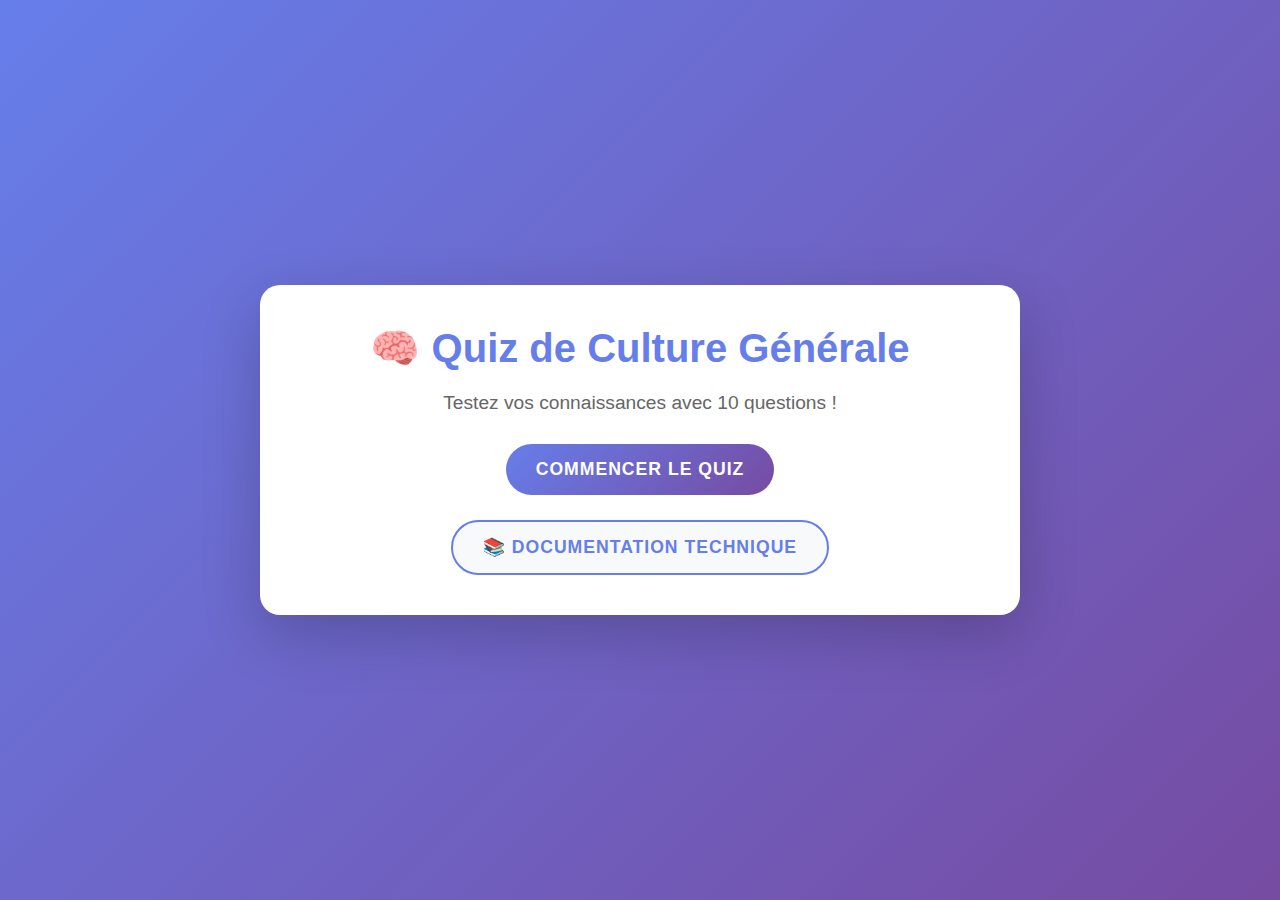
<file: index.html>
<!DOCTYPE html>
<html lang="fr">

<head>
    <meta charset="UTF-8">
    <meta name="viewport" content="width=device-width, initial-scale=1.0">
    <title>Mini-Jeu de Quiz</title>
    <link rel="stylesheet" href="./assets/css/styles.css">
</head>

<body>
    <div class="container">
        <!-- Écran de démarrage -->
        <div id="start-screen" class="screen active">
            <h1>🧠 Quiz de Culture Générale</h1>
            <p>Testez vos connaissances avec 10 questions !</p>
            <div class="start-actions">
                <button id="start-btn" class="btn btn-primary">Commencer le Quiz</button>
                <a href="documentation.html" class="btn btn-secondary" style="text-decoration: none; display: inline-block; margin-top: 15px;">📚 Documentation Technique</a>
            </div>
        </div>

        <!-- Écran de jeu -->
        <div id="game-screen" class="screen">
            <div class="quiz-header">
                <div class="progress-container">
                    <div class="progress-bar">
                        <div id="progress" class="progress-fill"></div>
                    </div>
                    <span id="question-counter">Question 1/10</span>
                </div>
                <div id="timer" class="timer">⏱️ 30s</div>
                <div id="score" class="score">Score: 0</div>
            </div>

            <div class="quiz-content">
                <h2 id="question-text">Question apparaîtra ici</h2>
                <div id="answers-container" class="answers-container">
                    <!-- Les réponses seront générées dynamiquement -->
                </div>
            </div>

            <div class="quiz-actions">
                <button id="next-btn" class="btn btn-secondary" style="display: none;">Question Suivante</button>
            </div>
        </div>

        <!-- Écran de résultats -->
        <div id="result-screen" class="screen">
            <h1>🎉 Quiz Terminé !</h1>
            <div class="result-container">
                <div id="final-score" class="final-score">Votre score: 0/10</div>
                <div id="performance-message" class="performance-message"></div>
                <div id="result-details" class="result-details"></div>
            </div>
            <div class="result-actions">
                <button id="restart-btn" class="btn btn-primary">Recommencer</button>
                <button id="review-btn" class="btn btn-secondary">Voir les Réponses</button>
            </div>
        </div>

        <!-- Écran de révision -->
        <div id="review-screen" class="screen">
            <h2>📋 Révision des Réponses</h2>
            <div id="review-content" class="review-content">
                <!-- Le contenu de révision sera généré dynamiquement -->
            </div>
            <button id="back-to-results-btn" class="btn btn-secondary">Retour aux Résultats</button>
        </div>
    </div>

    <script src="./assets/js/quiz.js"></script>
</body>

</html>
</file>
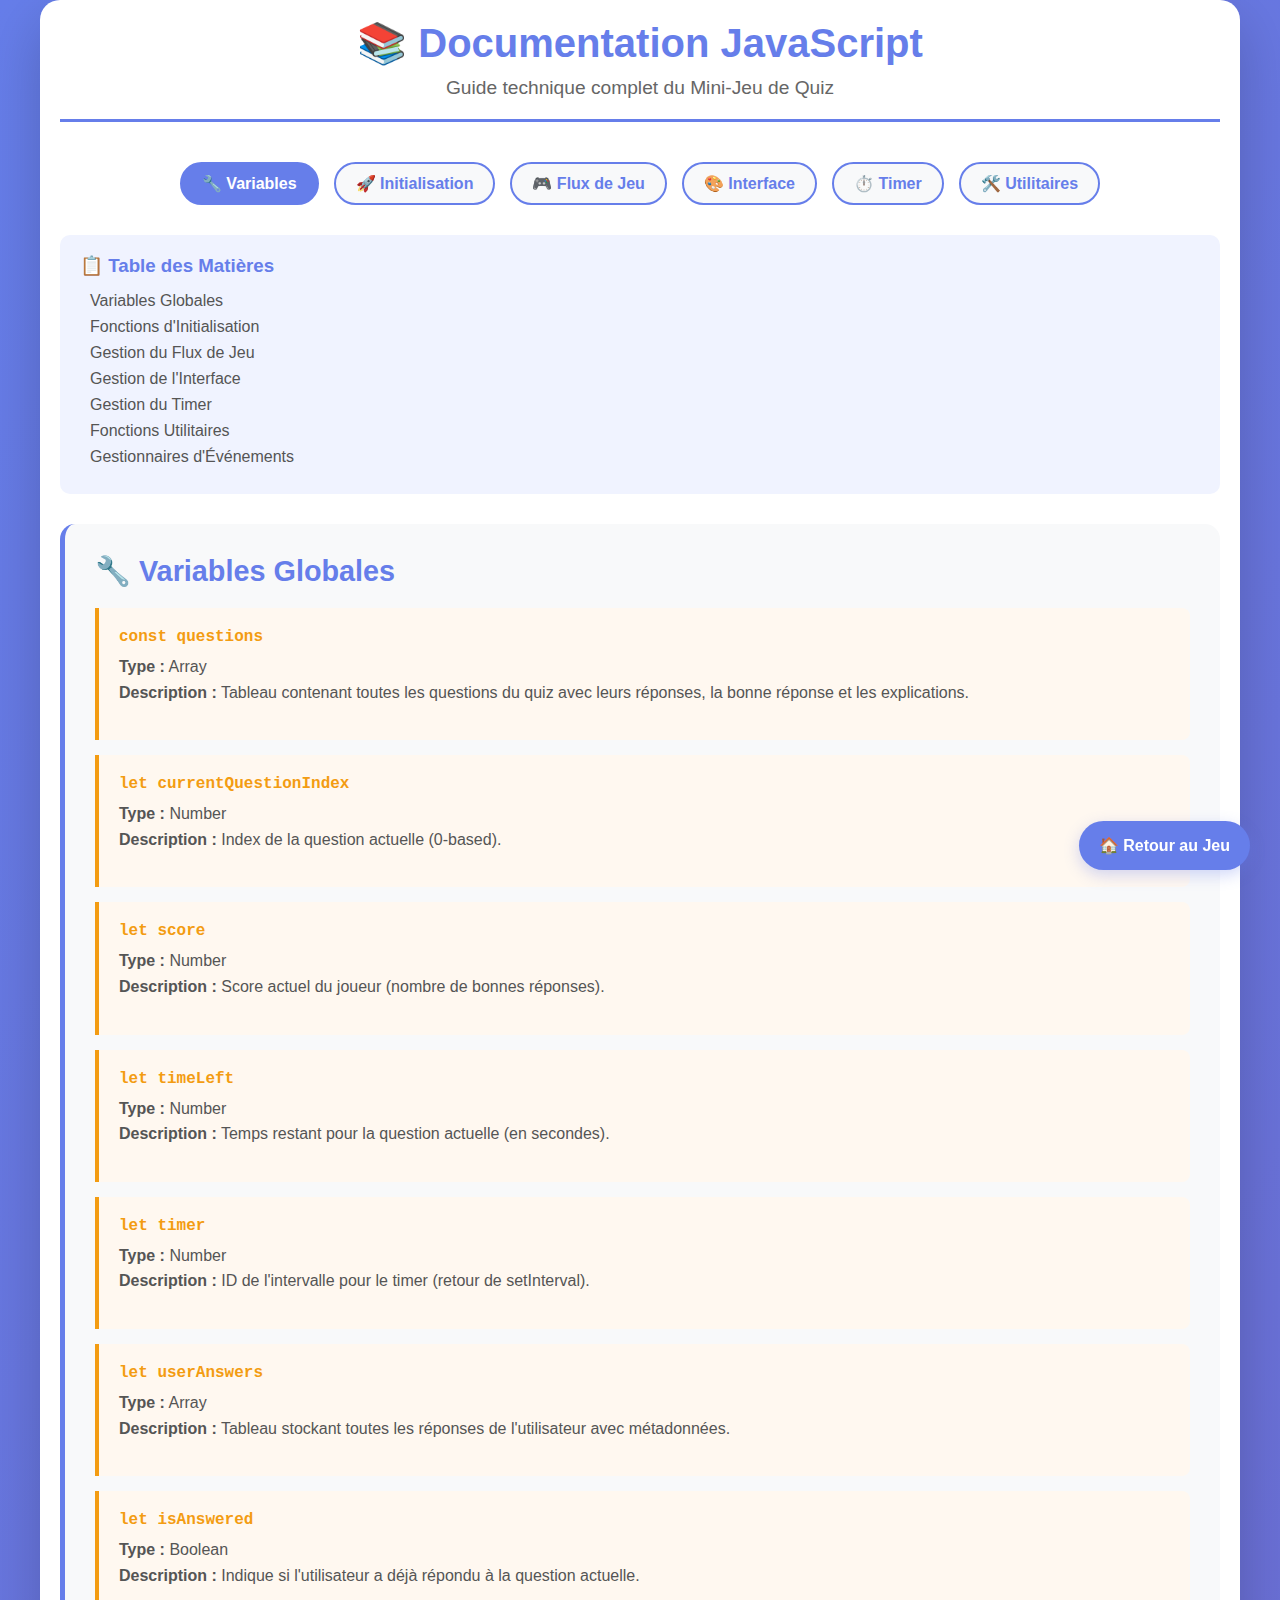
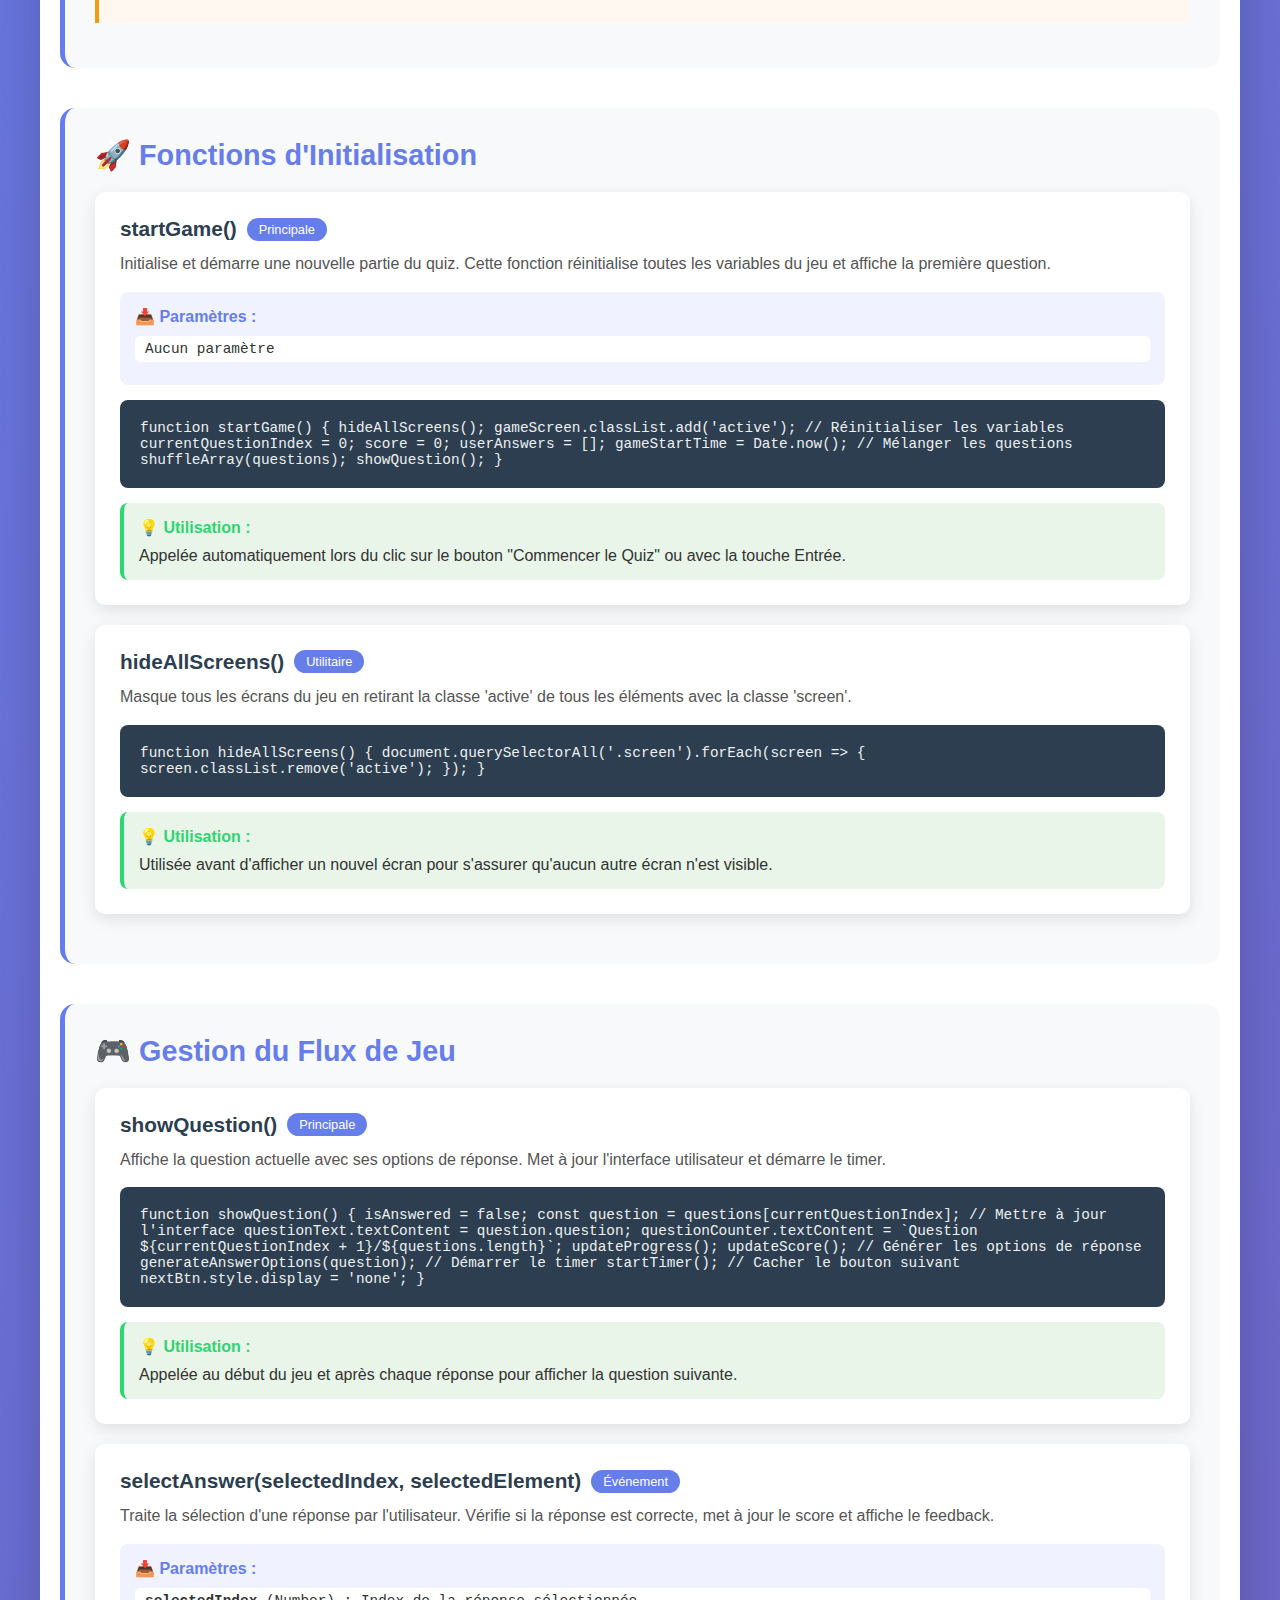
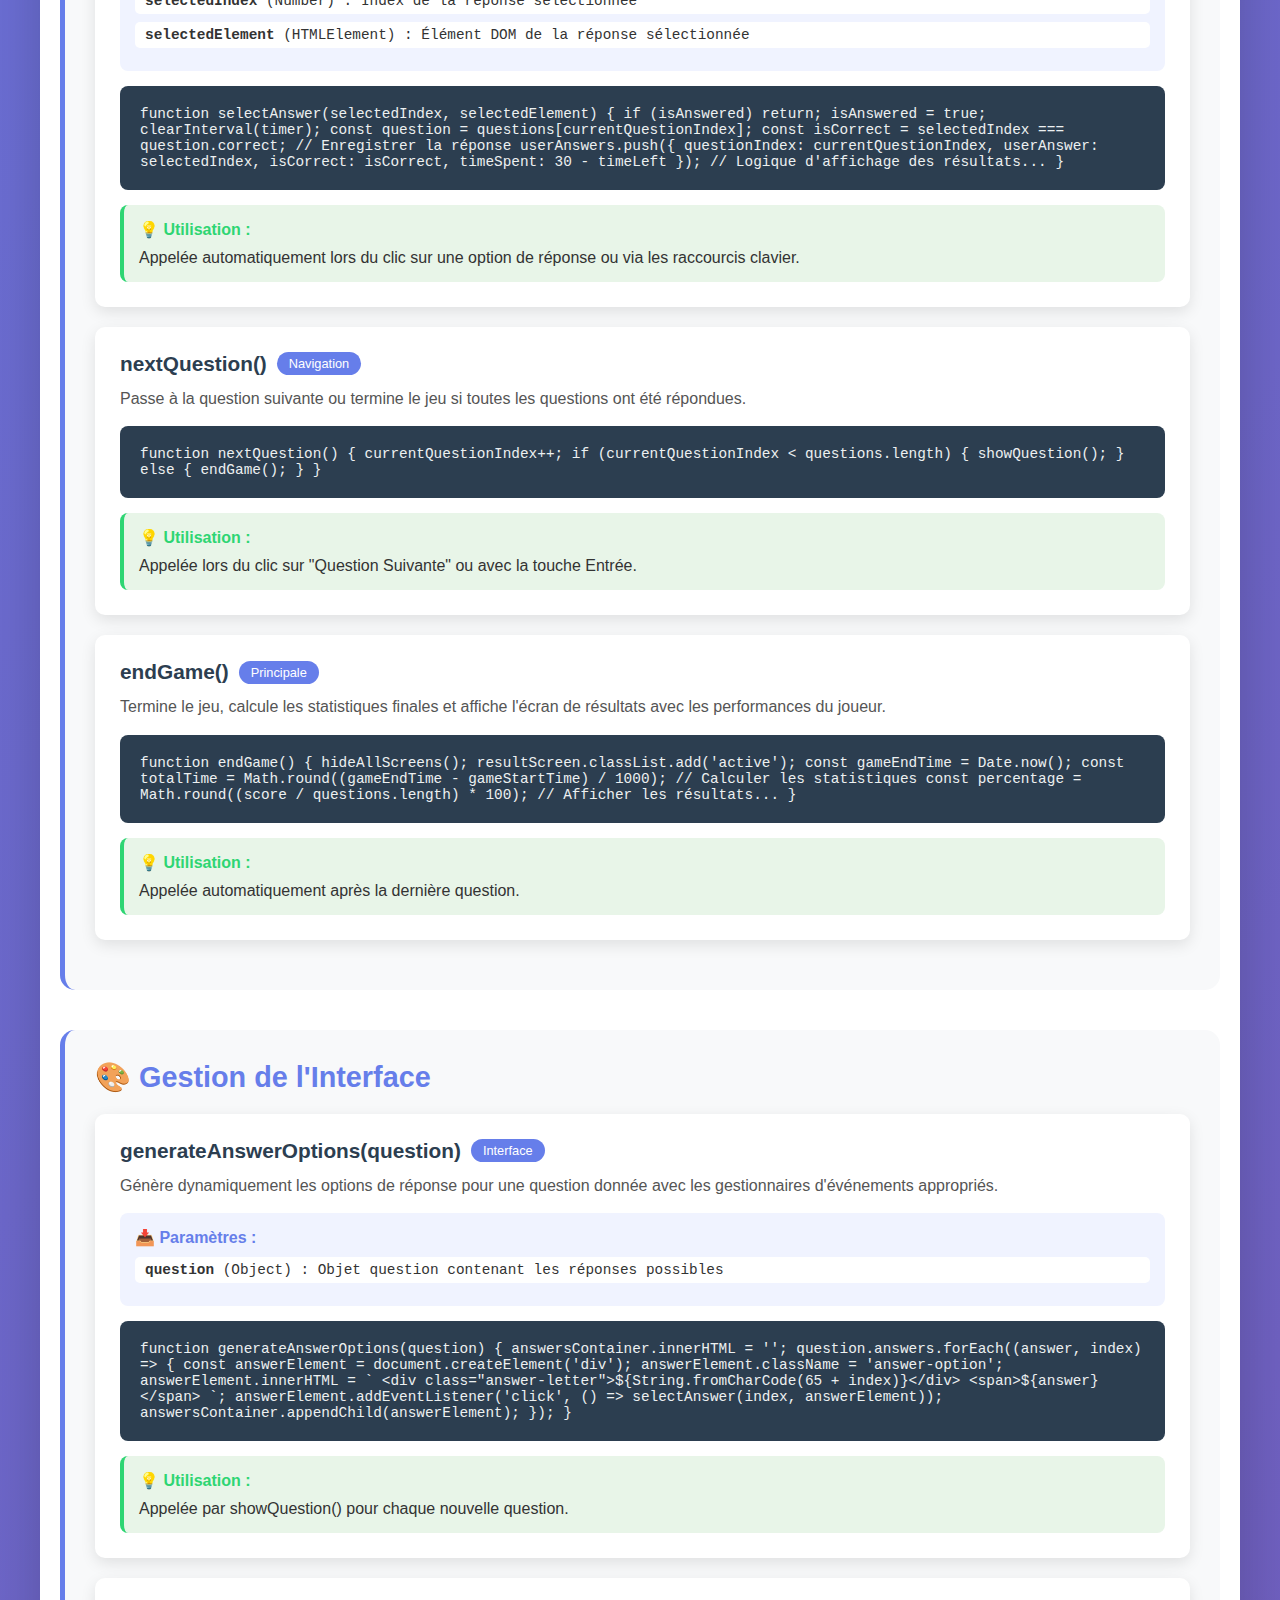
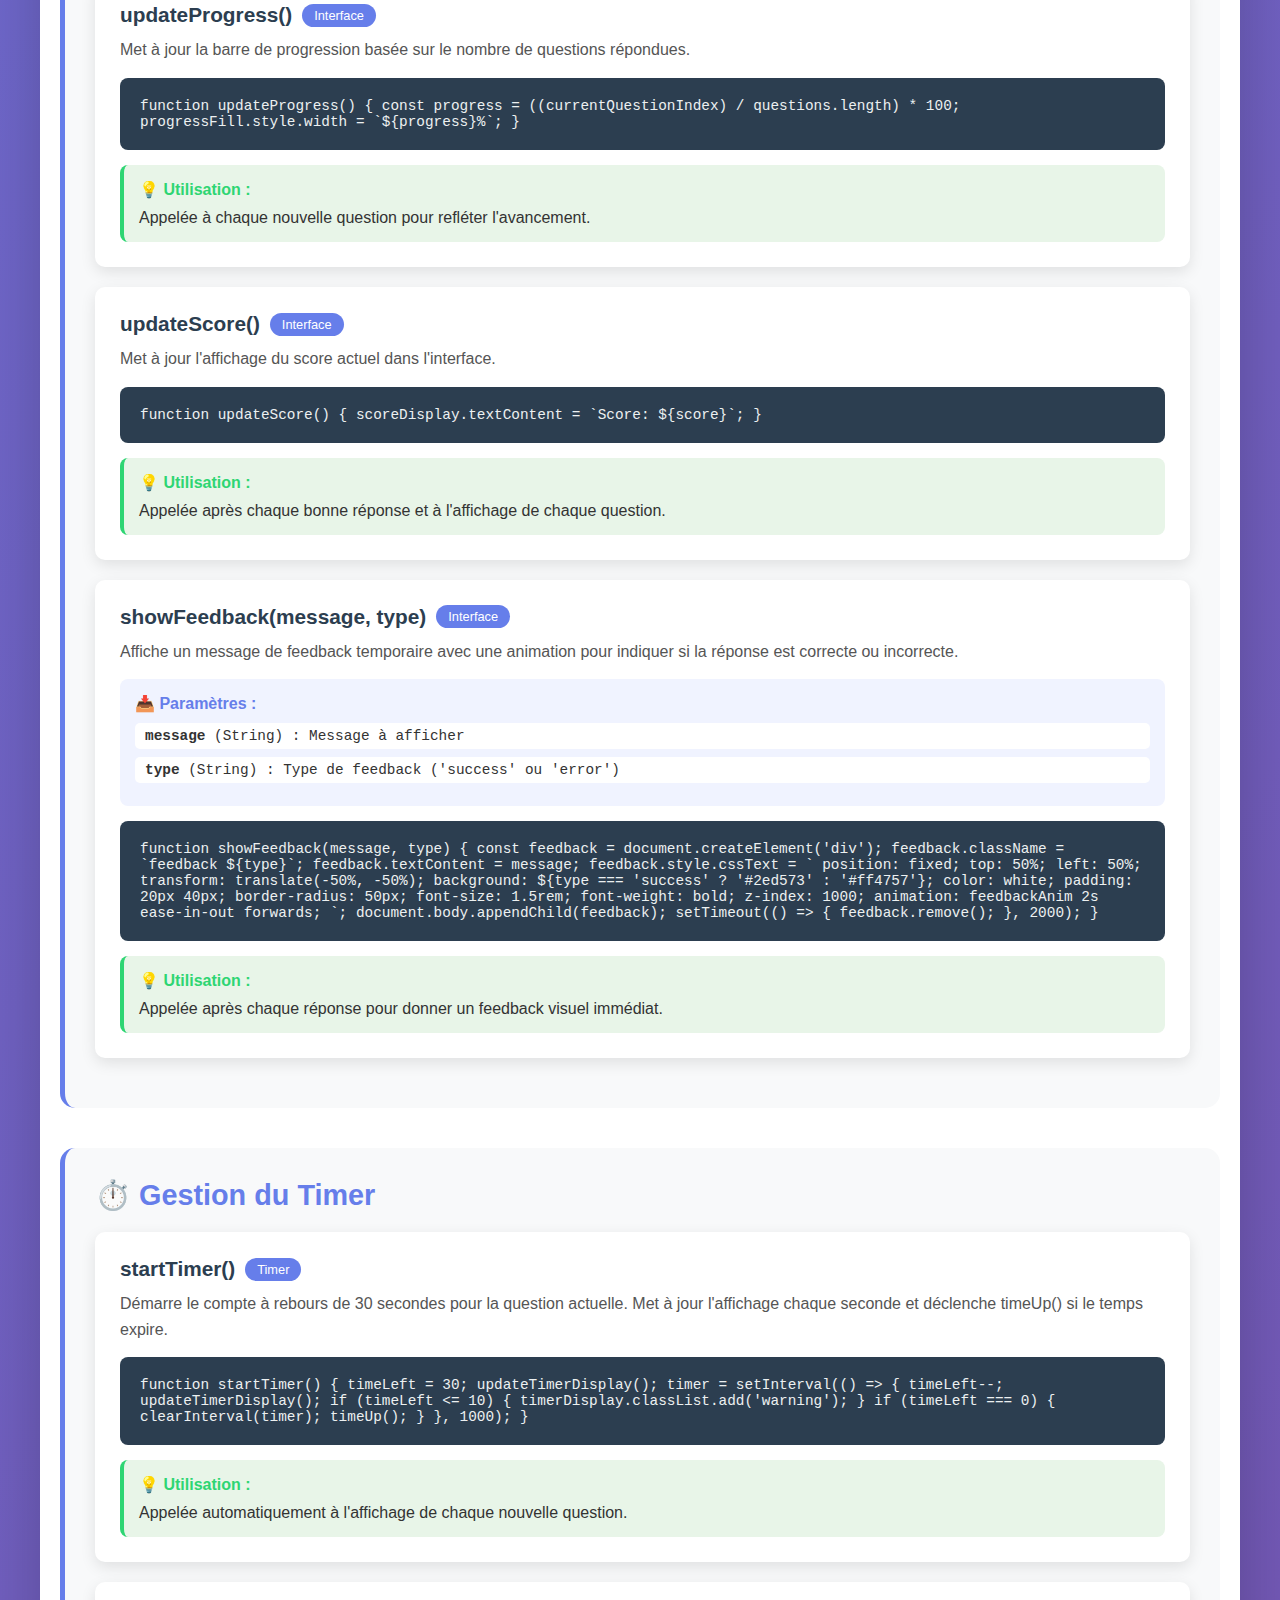
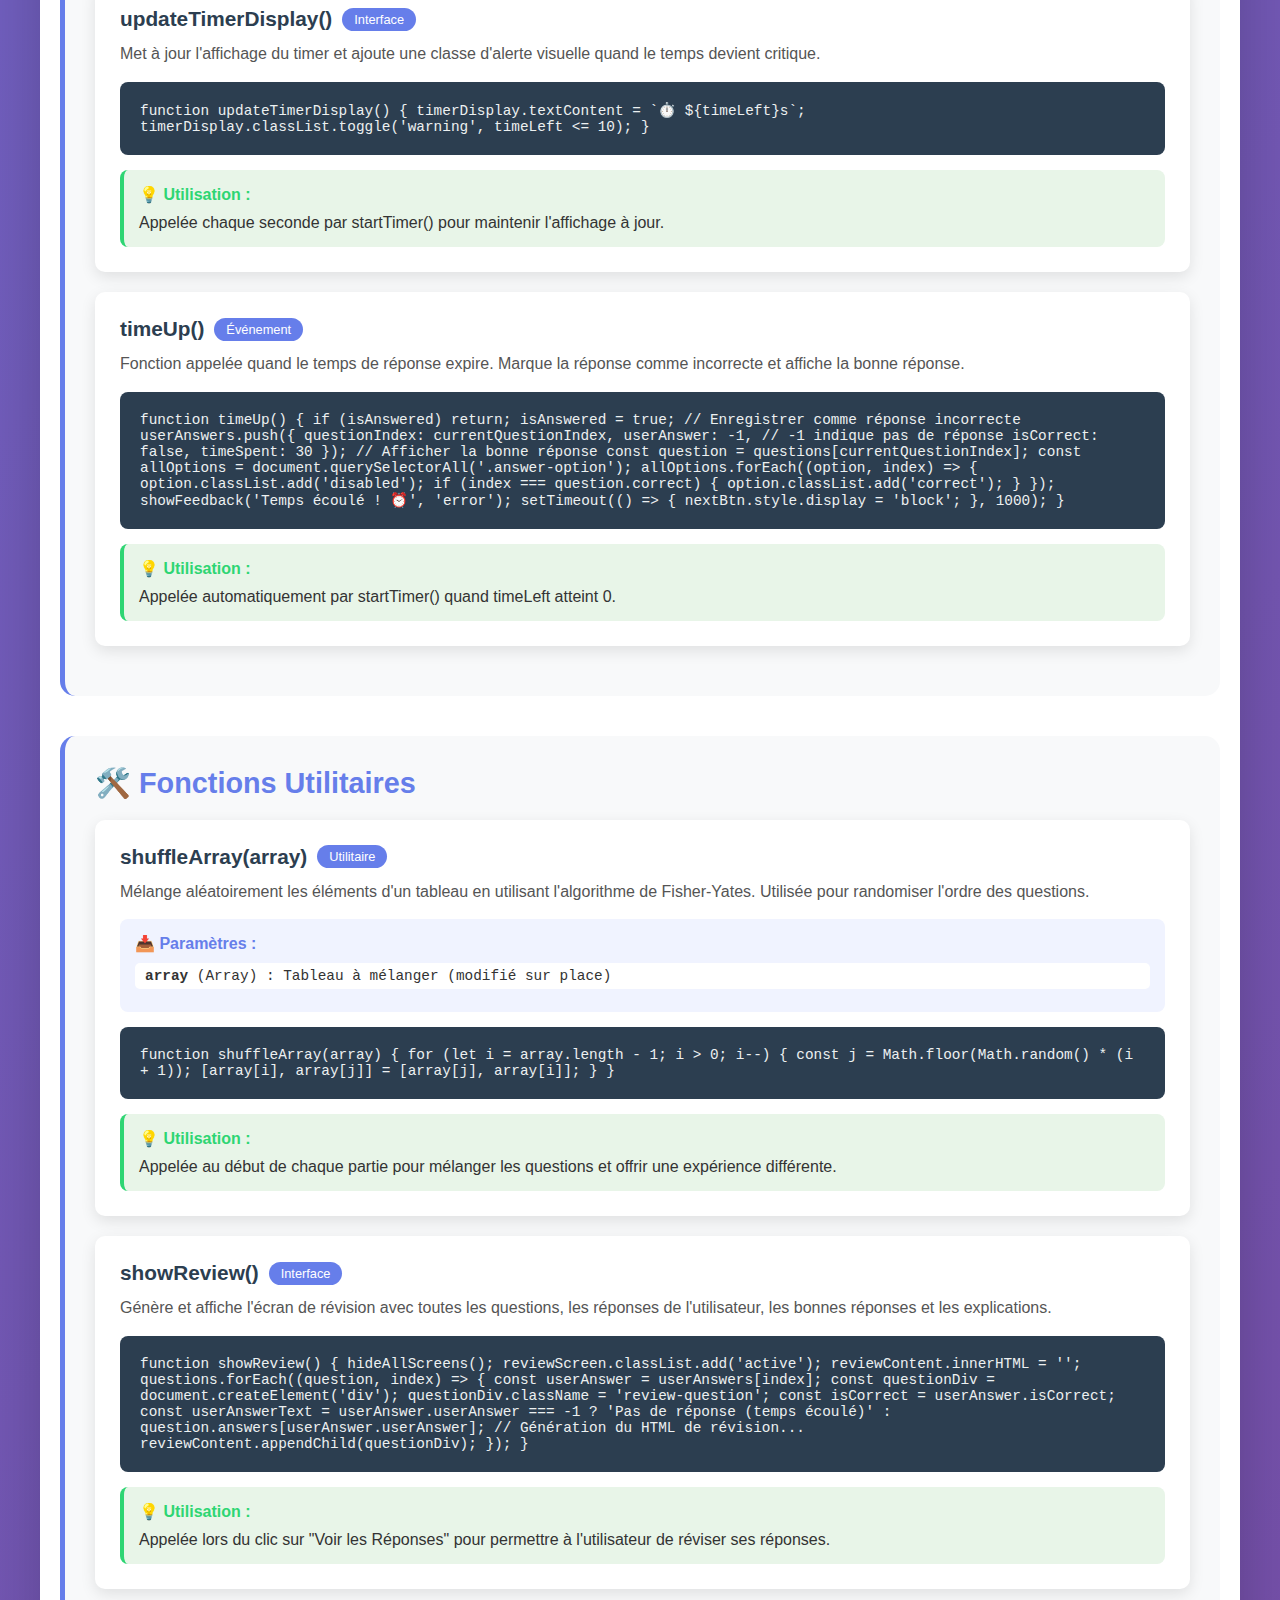
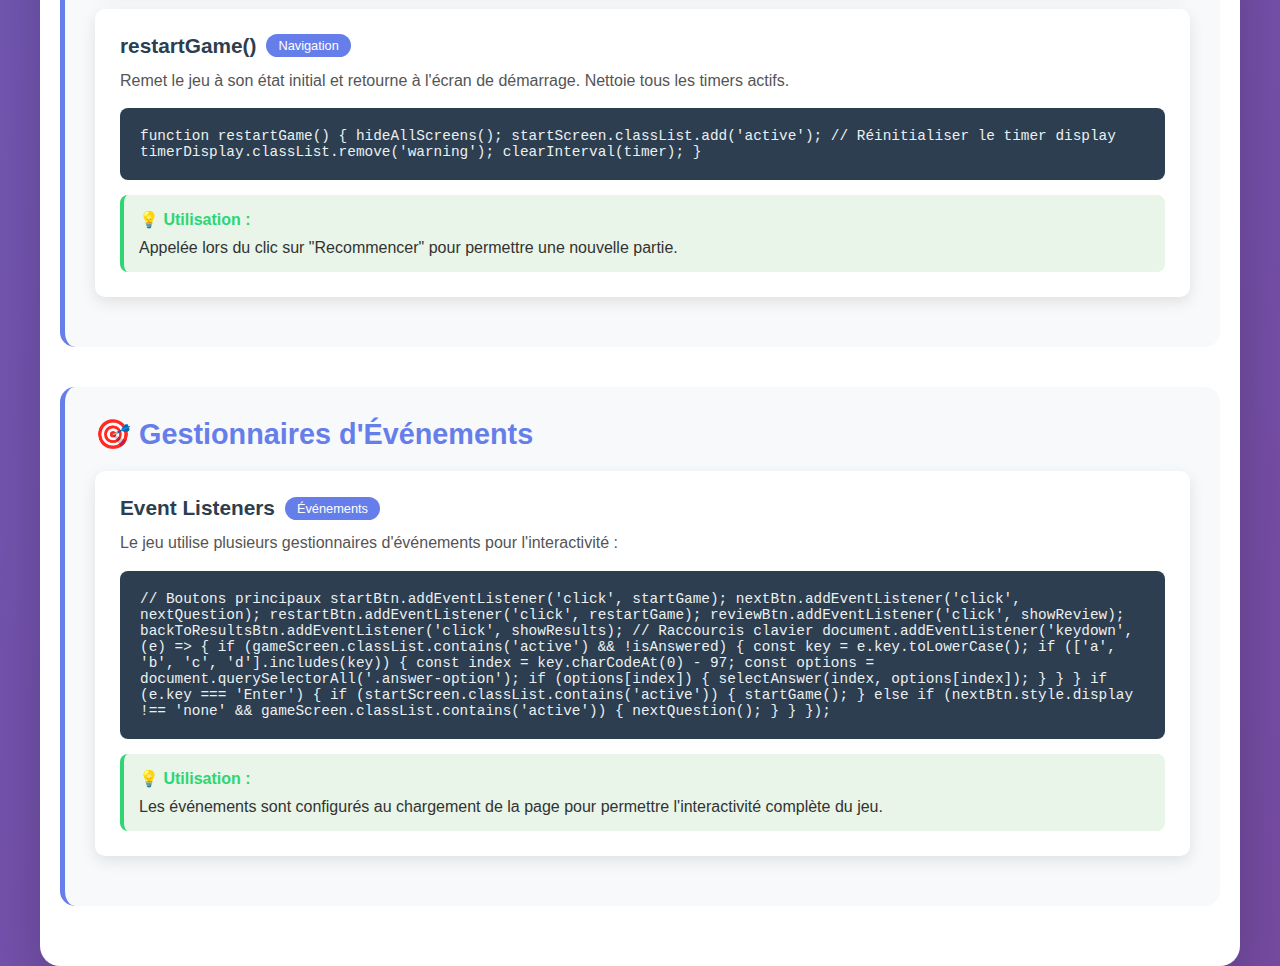
<file: documentation.html>
<!DOCTYPE html>
<html lang="fr">
<head>
    <meta charset="UTF-8">
    <meta name="viewport" content="width=device-width, initial-scale=1.0">
    <title>Documentation - Mini-Jeu de Quiz</title>
    <link rel="stylesheet" href="assets/css/styles.css">
    <style>
        /* Styles spécifiques à la documentation */
        .doc-container {
            max-width: 1200px;
            margin: 0 auto;
            padding: 20px;
            background: white;
            border-radius: 20px;
            box-shadow: 0 20px 60px rgba(0, 0, 0, 0.2);
        }

        .doc-header {
            text-align: center;
            margin-bottom: 40px;
            padding-bottom: 20px;
            border-bottom: 3px solid #667eea;
        }

        .doc-header h1 {
            color: #667eea;
            font-size: 2.5rem;
            margin-bottom: 10px;
        }

        .doc-header p {
            color: #666;
            font-size: 1.2rem;
        }

        .nav-buttons {
            display: flex;
            gap: 15px;
            justify-content: center;
            margin-bottom: 30px;
            flex-wrap: wrap;
        }

        .nav-btn {
            background: #f8f9fa;
            color: #667eea;
            border: 2px solid #667eea;
            padding: 10px 20px;
            border-radius: 25px;
            text-decoration: none;
            font-weight: 600;
            transition: all 0.3s ease;
        }

        .nav-btn:hover {
            background: #667eea;
            color: white;
        }

        .nav-btn.active {
            background: #667eea;
            color: white;
        }

        .doc-section {
            margin-bottom: 40px;
            padding: 30px;
            background: #f8f9fa;
            border-radius: 15px;
            border-left: 5px solid #667eea;
        }

        .doc-section h2 {
            color: #667eea;
            font-size: 1.8rem;
            margin-bottom: 20px;
            display: flex;
            align-items: center;
            gap: 10px;
        }

        .function-card {
            background: white;
            border-radius: 10px;
            padding: 25px;
            margin-bottom: 20px;
            box-shadow: 0 5px 15px rgba(0, 0, 0, 0.1);
            transition: transform 0.3s ease;
        }

        .function-card:hover {
            transform: translateY(-2px);
        }

        .function-name {
            font-size: 1.3rem;
            font-weight: bold;
            color: #2c3e50;
            margin-bottom: 10px;
            display: flex;
            align-items: center;
            gap: 10px;
        }

        .function-type {
            background: #667eea;
            color: white;
            padding: 4px 12px;
            border-radius: 15px;
            font-size: 0.8rem;
            font-weight: normal;
        }

        .function-description {
            color: #555;
            margin-bottom: 15px;
            line-height: 1.6;
        }

        .function-params {
            background: #f0f3ff;
            padding: 15px;
            border-radius: 8px;
            margin-bottom: 15px;
        }

        .function-params h4 {
            color: #667eea;
            margin-bottom: 10px;
            font-size: 1rem;
        }

        .param-item {
            margin-bottom: 8px;
            font-family: 'Courier New', monospace;
            background: white;
            padding: 5px 10px;
            border-radius: 5px;
            font-size: 0.9rem;
        }

        .function-code {
            background: #2c3e50;
            color: #ecf0f1;
            padding: 20px;
            border-radius: 8px;
            font-family: 'Courier New', monospace;
            font-size: 0.9rem;
            overflow-x: auto;
            margin-bottom: 15px;
        }

        .function-usage {
            background: #e8f5e8;
            padding: 15px;
            border-radius: 8px;
            border-left: 4px solid #2ed573;
        }

        .function-usage h4 {
            color: #2ed573;
            margin-bottom: 10px;
        }

        .toc {
            background: #f0f3ff;
            padding: 20px;
            border-radius: 10px;
            margin-bottom: 30px;
        }

        .toc h3 {
            color: #667eea;
            margin-bottom: 15px;
        }

        .toc ul {
            list-style: none;
            padding: 0;
        }

        .toc li {
            margin-bottom: 8px;
        }

        .toc a {
            color: #555;
            text-decoration: none;
            padding: 5px 10px;
            border-radius: 5px;
            transition: background 0.3s ease;
        }

        .toc a:hover {
            background: #667eea;
            color: white;
        }

        .back-btn {
            position: fixed;
            bottom: 30px;
            right: 30px;
            background: #667eea;
            color: white;
            padding: 15px 20px;
            border-radius: 50px;
            text-decoration: none;
            font-weight: 600;
            box-shadow: 0 5px 15px rgba(102, 126, 234, 0.3);
            transition: all 0.3s ease;
        }

        .back-btn:hover {
            transform: translateY(-2px);
            box-shadow: 0 10px 30px rgba(102, 126, 234, 0.4);
        }

        .variable-card {
            background: #fff8f0;
            border-left: 4px solid #f39c12;
            padding: 20px;
            margin-bottom: 15px;
            border-radius: 0 8px 8px 0;
        }

        .variable-name {
            font-family: 'Courier New', monospace;
            font-weight: bold;
            color: #f39c12;
            margin-bottom: 8px;
        }

        @media (max-width: 768px) {
            .doc-container {
                margin: 10px;
                padding: 15px;
            }
            
            .nav-buttons {
                flex-direction: column;
                align-items: center;
            }
            
            .back-btn {
                bottom: 20px;
                right: 20px;
                padding: 12px 16px;
            }
        }
    </style>
</head>
<body>
    <div class="doc-container">
        <header class="doc-header">
            <h1>📚 Documentation JavaScript</h1>
            <p>Guide technique complet du Mini-Jeu de Quiz</p>
        </header>

        <nav class="nav-buttons">
            <a href="#variables" class="nav-btn">🔧 Variables</a>
            <a href="#init" class="nav-btn">🚀 Initialisation</a>
            <a href="#game-flow" class="nav-btn">🎮 Flux de Jeu</a>
            <a href="#ui" class="nav-btn">🎨 Interface</a>
            <a href="#timer" class="nav-btn">⏱️ Timer</a>
            <a href="#utils" class="nav-btn">🛠️ Utilitaires</a>
        </nav>

        <div class="toc">
            <h3>📋 Table des Matières</h3>
            <ul>
                <li><a href="#variables">Variables Globales</a></li>
                <li><a href="#init">Fonctions d'Initialisation</a></li>
                <li><a href="#game-flow">Gestion du Flux de Jeu</a></li>
                <li><a href="#ui">Gestion de l'Interface</a></li>
                <li><a href="#timer">Gestion du Timer</a></li>
                <li><a href="#utils">Fonctions Utilitaires</a></li>
                <li><a href="#events">Gestionnaires d'Événements</a></li>
            </ul>
        </div>

        <section id="variables" class="doc-section">
            <h2>🔧 Variables Globales</h2>
            
            <div class="variable-card">
                <div class="variable-name">const questions</div>
                <div class="function-description">
                    <strong>Type :</strong> Array<br>
                    <strong>Description :</strong> Tableau contenant toutes les questions du quiz avec leurs réponses, la bonne réponse et les explications.
                </div>
            </div>

            <div class="variable-card">
                <div class="variable-name">let currentQuestionIndex</div>
                <div class="function-description">
                    <strong>Type :</strong> Number<br>
                    <strong>Description :</strong> Index de la question actuelle (0-based).
                </div>
            </div>

            <div class="variable-card">
                <div class="variable-name">let score</div>
                <div class="function-description">
                    <strong>Type :</strong> Number<br>
                    <strong>Description :</strong> Score actuel du joueur (nombre de bonnes réponses).
                </div>
            </div>

            <div class="variable-card">
                <div class="variable-name">let timeLeft</div>
                <div class="function-description">
                    <strong>Type :</strong> Number<br>
                    <strong>Description :</strong> Temps restant pour la question actuelle (en secondes).
                </div>
            </div>

            <div class="variable-card">
                <div class="variable-name">let timer</div>
                <div class="function-description">
                    <strong>Type :</strong> Number<br>
                    <strong>Description :</strong> ID de l'intervalle pour le timer (retour de setInterval).
                </div>
            </div>

            <div class="variable-card">
                <div class="variable-name">let userAnswers</div>
                <div class="function-description">
                    <strong>Type :</strong> Array<br>
                    <strong>Description :</strong> Tableau stockant toutes les réponses de l'utilisateur avec métadonnées.
                </div>
            </div>

            <div class="variable-card">
                <div class="variable-name">let isAnswered</div>
                <div class="function-description">
                    <strong>Type :</strong> Boolean<br>
                    <strong>Description :</strong> Indique si l'utilisateur a déjà répondu à la question actuelle.
                </div>
            </div>
        </section>

        <section id="init" class="doc-section">
            <h2>🚀 Fonctions d'Initialisation</h2>
            
            <div class="function-card">
                <div class="function-name">
                    startGame()
                    <span class="function-type">Principale</span>
                </div>
                <div class="function-description">
                    Initialise et démarre une nouvelle partie du quiz. Cette fonction réinitialise toutes les variables du jeu et affiche la première question.
                </div>
                <div class="function-params">
                    <h4>📥 Paramètres :</h4>
                    <div class="param-item">Aucun paramètre</div>
                </div>
                <div class="function-code">
function startGame() {
    hideAllScreens();
    gameScreen.classList.add('active');
    
    // Réinitialiser les variables
    currentQuestionIndex = 0;
    score = 0;
    userAnswers = [];
    gameStartTime = Date.now();
    
    // Mélanger les questions
    shuffleArray(questions);
    
    showQuestion();
}
                </div>
                <div class="function-usage">
                    <h4>💡 Utilisation :</h4>
                    Appelée automatiquement lors du clic sur le bouton "Commencer le Quiz" ou avec la touche Entrée.
                </div>
            </div>

            <div class="function-card">
                <div class="function-name">
                    hideAllScreens()
                    <span class="function-type">Utilitaire</span>
                </div>
                <div class="function-description">
                    Masque tous les écrans du jeu en retirant la classe 'active' de tous les éléments avec la classe 'screen'.
                </div>
                <div class="function-code">
function hideAllScreens() {
    document.querySelectorAll('.screen').forEach(screen => {
        screen.classList.remove('active');
    });
}
                </div>
                <div class="function-usage">
                    <h4>💡 Utilisation :</h4>
                    Utilisée avant d'afficher un nouvel écran pour s'assurer qu'aucun autre écran n'est visible.
                </div>
            </div>
        </section>

        <section id="game-flow" class="doc-section">
            <h2>🎮 Gestion du Flux de Jeu</h2>
            
            <div class="function-card">
                <div class="function-name">
                    showQuestion()
                    <span class="function-type">Principale</span>
                </div>
                <div class="function-description">
                    Affiche la question actuelle avec ses options de réponse. Met à jour l'interface utilisateur et démarre le timer.
                </div>
                <div class="function-code">
function showQuestion() {
    isAnswered = false;
    const question = questions[currentQuestionIndex];
    
    // Mettre à jour l'interface
    questionText.textContent = question.question;
    questionCounter.textContent = `Question ${currentQuestionIndex + 1}/${questions.length}`;
    updateProgress();
    updateScore();
    
    // Générer les options de réponse
    generateAnswerOptions(question);
    
    // Démarrer le timer
    startTimer();
    
    // Cacher le bouton suivant
    nextBtn.style.display = 'none';
}
                </div>
                <div class="function-usage">
                    <h4>💡 Utilisation :</h4>
                    Appelée au début du jeu et après chaque réponse pour afficher la question suivante.
                </div>
            </div>

            <div class="function-card">
                <div class="function-name">
                    selectAnswer(selectedIndex, selectedElement)
                    <span class="function-type">Événement</span>
                </div>
                <div class="function-description">
                    Traite la sélection d'une réponse par l'utilisateur. Vérifie si la réponse est correcte, met à jour le score et affiche le feedback.
                </div>
                <div class="function-params">
                    <h4>📥 Paramètres :</h4>
                    <div class="param-item"><strong>selectedIndex</strong> (Number) : Index de la réponse sélectionnée</div>
                    <div class="param-item"><strong>selectedElement</strong> (HTMLElement) : Élément DOM de la réponse sélectionnée</div>
                </div>
                <div class="function-code">
function selectAnswer(selectedIndex, selectedElement) {
    if (isAnswered) return;
    
    isAnswered = true;
    clearInterval(timer);
    
    const question = questions[currentQuestionIndex];
    const isCorrect = selectedIndex === question.correct;
    
    // Enregistrer la réponse
    userAnswers.push({
        questionIndex: currentQuestionIndex,
        userAnswer: selectedIndex,
        isCorrect: isCorrect,
        timeSpent: 30 - timeLeft
    });
    
    // Logique d'affichage des résultats...
}
                </div>
                <div class="function-usage">
                    <h4>💡 Utilisation :</h4>
                    Appelée automatiquement lors du clic sur une option de réponse ou via les raccourcis clavier.
                </div>
            </div>

            <div class="function-card">
                <div class="function-name">
                    nextQuestion()
                    <span class="function-type">Navigation</span>
                </div>
                <div class="function-description">
                    Passe à la question suivante ou termine le jeu si toutes les questions ont été répondues.
                </div>
                <div class="function-code">
function nextQuestion() {
    currentQuestionIndex++;
    
    if (currentQuestionIndex < questions.length) {
        showQuestion();
    } else {
        endGame();
    }
}
                </div>
                <div class="function-usage">
                    <h4>💡 Utilisation :</h4>
                    Appelée lors du clic sur "Question Suivante" ou avec la touche Entrée.
                </div>
            </div>

            <div class="function-card">
                <div class="function-name">
                    endGame()
                    <span class="function-type">Principale</span>
                </div>
                <div class="function-description">
                    Termine le jeu, calcule les statistiques finales et affiche l'écran de résultats avec les performances du joueur.
                </div>
                <div class="function-code">
function endGame() {
    hideAllScreens();
    resultScreen.classList.add('active');
    
    const gameEndTime = Date.now();
    const totalTime = Math.round((gameEndTime - gameStartTime) / 1000);
    
    // Calculer les statistiques
    const percentage = Math.round((score / questions.length) * 100);
    
    // Afficher les résultats...
}
                </div>
                <div class="function-usage">
                    <h4>💡 Utilisation :</h4>
                    Appelée automatiquement après la dernière question.
                </div>
            </div>
        </section>

        <section id="ui" class="doc-section">
            <h2>🎨 Gestion de l'Interface</h2>
            
            <div class="function-card">
                <div class="function-name">
                    generateAnswerOptions(question)
                    <span class="function-type">Interface</span>
                </div>
                <div class="function-description">
                    Génère dynamiquement les options de réponse pour une question donnée avec les gestionnaires d'événements appropriés.
                </div>
                <div class="function-params">
                    <h4>📥 Paramètres :</h4>
                    <div class="param-item"><strong>question</strong> (Object) : Objet question contenant les réponses possibles</div>
                </div>
                <div class="function-code">
function generateAnswerOptions(question) {
    answersContainer.innerHTML = '';
    
    question.answers.forEach((answer, index) => {
        const answerElement = document.createElement('div');
        answerElement.className = 'answer-option';
        answerElement.innerHTML = `
            &lt;div class="answer-letter"&gt;${String.fromCharCode(65 + index)}&lt;/div&gt;
            &lt;span&gt;${answer}&lt;/span&gt;
        `;
        
        answerElement.addEventListener('click', () => selectAnswer(index, answerElement));
        answersContainer.appendChild(answerElement);
    });
}
                </div>
                <div class="function-usage">
                    <h4>💡 Utilisation :</h4>
                    Appelée par showQuestion() pour chaque nouvelle question.
                </div>
            </div>

            <div class="function-card">
                <div class="function-name">
                    updateProgress()
                    <span class="function-type">Interface</span>
                </div>
                <div class="function-description">
                    Met à jour la barre de progression basée sur le nombre de questions répondues.
                </div>
                <div class="function-code">
function updateProgress() {
    const progress = ((currentQuestionIndex) / questions.length) * 100;
    progressFill.style.width = `${progress}%`;
}
                </div>
                <div class="function-usage">
                    <h4>💡 Utilisation :</h4>
                    Appelée à chaque nouvelle question pour refléter l'avancement.
                </div>
            </div>

            <div class="function-card">
                <div class="function-name">
                    updateScore()
                    <span class="function-type">Interface</span>
                </div>
                <div class="function-description">
                    Met à jour l'affichage du score actuel dans l'interface.
                </div>
                <div class="function-code">
function updateScore() {
    scoreDisplay.textContent = `Score: ${score}`;
}
                </div>
                <div class="function-usage">
                    <h4>💡 Utilisation :</h4>
                    Appelée après chaque bonne réponse et à l'affichage de chaque question.
                </div>
            </div>

            <div class="function-card">
                <div class="function-name">
                    showFeedback(message, type)
                    <span class="function-type">Interface</span>
                </div>
                <div class="function-description">
                    Affiche un message de feedback temporaire avec une animation pour indiquer si la réponse est correcte ou incorrecte.
                </div>
                <div class="function-params">
                    <h4>📥 Paramètres :</h4>
                    <div class="param-item"><strong>message</strong> (String) : Message à afficher</div>
                    <div class="param-item"><strong>type</strong> (String) : Type de feedback ('success' ou 'error')</div>
                </div>
                <div class="function-code">
function showFeedback(message, type) {
    const feedback = document.createElement('div');
    feedback.className = `feedback ${type}`;
    feedback.textContent = message;
    feedback.style.cssText = `
        position: fixed;
        top: 50%;
        left: 50%;
        transform: translate(-50%, -50%);
        background: ${type === 'success' ? '#2ed573' : '#ff4757'};
        color: white;
        padding: 20px 40px;
        border-radius: 50px;
        font-size: 1.5rem;
        font-weight: bold;
        z-index: 1000;
        animation: feedbackAnim 2s ease-in-out forwards;
    `;
    
    document.body.appendChild(feedback);
    
    setTimeout(() => {
        feedback.remove();
    }, 2000);
}
                </div>
                <div class="function-usage">
                    <h4>💡 Utilisation :</h4>
                    Appelée après chaque réponse pour donner un feedback visuel immédiat.
                </div>
            </div>
        </section>

        <section id="timer" class="doc-section">
            <h2>⏱️ Gestion du Timer</h2>
            
            <div class="function-card">
                <div class="function-name">
                    startTimer()
                    <span class="function-type">Timer</span>
                </div>
                <div class="function-description">
                    Démarre le compte à rebours de 30 secondes pour la question actuelle. Met à jour l'affichage chaque seconde et déclenche timeUp() si le temps expire.
                </div>
                <div class="function-code">
function startTimer() {
    timeLeft = 30;
    updateTimerDisplay();
    
    timer = setInterval(() => {
        timeLeft--;
        updateTimerDisplay();
        
        if (timeLeft <= 10) {
            timerDisplay.classList.add('warning');
        }
        
        if (timeLeft === 0) {
            clearInterval(timer);
            timeUp();
        }
    }, 1000);
}
                </div>
                <div class="function-usage">
                    <h4>💡 Utilisation :</h4>
                    Appelée automatiquement à l'affichage de chaque nouvelle question.
                </div>
            </div>

            <div class="function-card">
                <div class="function-name">
                    updateTimerDisplay()
                    <span class="function-type">Interface</span>
                </div>
                <div class="function-description">
                    Met à jour l'affichage du timer et ajoute une classe d'alerte visuelle quand le temps devient critique.
                </div>
                <div class="function-code">
function updateTimerDisplay() {
    timerDisplay.textContent = `⏱️ ${timeLeft}s`;
    timerDisplay.classList.toggle('warning', timeLeft <= 10);
}
                </div>
                <div class="function-usage">
                    <h4>💡 Utilisation :</h4>
                    Appelée chaque seconde par startTimer() pour maintenir l'affichage à jour.
                </div>
            </div>

            <div class="function-card">
                <div class="function-name">
                    timeUp()
                    <span class="function-type">Événement</span>
                </div>
                <div class="function-description">
                    Fonction appelée quand le temps de réponse expire. Marque la réponse comme incorrecte et affiche la bonne réponse.
                </div>
                <div class="function-code">
function timeUp() {
    if (isAnswered) return;
    
    isAnswered = true;
    
    // Enregistrer comme réponse incorrecte
    userAnswers.push({
        questionIndex: currentQuestionIndex,
        userAnswer: -1, // -1 indique pas de réponse
        isCorrect: false,
        timeSpent: 30
    });
    
    // Afficher la bonne réponse
    const question = questions[currentQuestionIndex];
    const allOptions = document.querySelectorAll('.answer-option');
    
    allOptions.forEach((option, index) => {
        option.classList.add('disabled');
        if (index === question.correct) {
            option.classList.add('correct');
        }
    });
    
    showFeedback('Temps écoulé ! ⏰', 'error');
    
    setTimeout(() => {
        nextBtn.style.display = 'block';
    }, 1000);
}
                </div>
                <div class="function-usage">
                    <h4>💡 Utilisation :</h4>
                    Appelée automatiquement par startTimer() quand timeLeft atteint 0.
                </div>
            </div>
        </section>

        <section id="utils" class="doc-section">
            <h2>🛠️ Fonctions Utilitaires</h2>
            
            <div class="function-card">
                <div class="function-name">
                    shuffleArray(array)
                    <span class="function-type">Utilitaire</span>
                </div>
                <div class="function-description">
                    Mélange aléatoirement les éléments d'un tableau en utilisant l'algorithme de Fisher-Yates. Utilisée pour randomiser l'ordre des questions.
                </div>
                <div class="function-params">
                    <h4>📥 Paramètres :</h4>
                    <div class="param-item"><strong>array</strong> (Array) : Tableau à mélanger (modifié sur place)</div>
                </div>
                <div class="function-code">
function shuffleArray(array) {
    for (let i = array.length - 1; i > 0; i--) {
        const j = Math.floor(Math.random() * (i + 1));
        [array[i], array[j]] = [array[j], array[i]];
    }
}
                </div>
                <div class="function-usage">
                    <h4>💡 Utilisation :</h4>
                    Appelée au début de chaque partie pour mélanger les questions et offrir une expérience différente.
                </div>
            </div>

            <div class="function-card">
                <div class="function-name">
                    showReview()
                    <span class="function-type">Interface</span>
                </div>
                <div class="function-description">
                    Génère et affiche l'écran de révision avec toutes les questions, les réponses de l'utilisateur, les bonnes réponses et les explications.
                </div>
                <div class="function-code">
function showReview() {
    hideAllScreens();
    reviewScreen.classList.add('active');
    
    reviewContent.innerHTML = '';
    
    questions.forEach((question, index) => {
        const userAnswer = userAnswers[index];
        const questionDiv = document.createElement('div');
        questionDiv.className = 'review-question';
        
        const isCorrect = userAnswer.isCorrect;
        const userAnswerText = userAnswer.userAnswer === -1 
            ? 'Pas de réponse (temps écoulé)' 
            : question.answers[userAnswer.userAnswer];
        
        // Génération du HTML de révision...
        reviewContent.appendChild(questionDiv);
    });
}
                </div>
                <div class="function-usage">
                    <h4>💡 Utilisation :</h4>
                    Appelée lors du clic sur "Voir les Réponses" pour permettre à l'utilisateur de réviser ses réponses.
                </div>
            </div>

            <div class="function-card">
                <div class="function-name">
                    restartGame()
                    <span class="function-type">Navigation</span>
                </div>
                <div class="function-description">
                    Remet le jeu à son état initial et retourne à l'écran de démarrage. Nettoie tous les timers actifs.
                </div>
                <div class="function-code">
function restartGame() {
    hideAllScreens();
    startScreen.classList.add('active');
    
    // Réinitialiser le timer display
    timerDisplay.classList.remove('warning');
    clearInterval(timer);
}
                </div>
                <div class="function-usage">
                    <h4>💡 Utilisation :</h4>
                    Appelée lors du clic sur "Recommencer" pour permettre une nouvelle partie.
                </div>
            </div>
        </section>

        <section id="events" class="doc-section">
            <h2>🎯 Gestionnaires d'Événements</h2>
            
            <div class="function-card">
                <div class="function-name">
                    Event Listeners
                    <span class="function-type">Événements</span>
                </div>
                <div class="function-description">
                    Le jeu utilise plusieurs gestionnaires d'événements pour l'interactivité :
                </div>
                <div class="function-code">
// Boutons principaux
startBtn.addEventListener('click', startGame);
nextBtn.addEventListener('click', nextQuestion);
restartBtn.addEventListener('click', restartGame);
reviewBtn.addEventListener('click', showReview);
backToResultsBtn.addEventListener('click', showResults);

// Raccourcis clavier
document.addEventListener('keydown', (e) => {
    if (gameScreen.classList.contains('active') && !isAnswered) {
        const key = e.key.toLowerCase();
        if (['a', 'b', 'c', 'd'].includes(key)) {
            const index = key.charCodeAt(0) - 97;
            const options = document.querySelectorAll('.answer-option');
            if (options[index]) {
                selectAnswer(index, options[index]);
            }
        }
    }
    
    if (e.key === 'Enter') {
        if (startScreen.classList.contains('active')) {
            startGame();
        } else if (nextBtn.style.display !== 'none' && gameScreen.classList.contains('active')) {
            nextQuestion();
        }
    }
});
                </div>
                <div class="function-usage">
                    <h4>💡 Utilisation :</h4>
                    Les événements sont configurés au chargement de la page pour permettre l'interactivité complète du jeu.
                </div>
            </div>
        </section>

        <a href="index.html" class="back-btn">🏠 Retour au Jeu</a>
    </div>

    <script>
        // Script pour la navigation fluide dans la documentation
        document.querySelectorAll('.nav-btn').forEach(btn => {
            btn.addEventListener('click', (e) => {
                e.preventDefault();
                const targetId = btn.getAttribute('href');
                const targetElement = document.querySelector(targetId);
                
                // Mettre à jour les boutons actifs
                document.querySelectorAll('.nav-btn').forEach(b => b.classList.remove('active'));
                btn.classList.add('active');
                
                // Scroll fluide vers la section
                targetElement.scrollIntoView({
                    behavior: 'smooth',
                    block: 'start'
                });
            });
        });

        // Highlight du code lors du scroll
        const observer = new IntersectionObserver((entries) => {
            entries.forEach(entry => {
                if (entry.isIntersecting) {
                    const sectionId = entry.target.id;
                    document.querySelectorAll('.nav-btn').forEach(btn => {
                        btn.classList.remove('active');
                        if (btn.getAttribute('href') === `#${sectionId}`) {
                            btn.classList.add('active');
                        }
                    });
                }
            });
        }, { threshold: 0.3 });

        document.querySelectorAll('.doc-section').forEach(section => {
            observer.observe(section);
        });

        console.log('📚 Page de documentation chargée avec succès !');
    </script>
</body>
</html>
</file>
<file: assets/css/styles.css>
/* Reset et styles de base */
* {
    margin: 0;
    padding: 0;
    box-sizing: border-box;
}

body {
    font-family: 'Segoe UI', Tahoma, Geneva, Verdana, sans-serif;
    background: linear-gradient(135deg, #667eea 0%, #764ba2 100%);
    min-height: 100vh;
    display: flex;
    align-items: center;
    justify-content: center;
    color: #333;
}

.container {
    width: 100%;
    max-width: 800px;
    margin: 0 auto;
    padding: 20px;
}

/* Écrans */
.screen {
    background: white;
    border-radius: 20px;
    padding: 40px;
    box-shadow: 0 20px 60px rgba(0, 0, 0, 0.2);
    display: none;
    animation: fadeIn 0.5s ease-in;
}

.screen.active {
    display: block;
}

@keyframes fadeIn {
    from {
        opacity: 0;
        transform: translateY(20px);
    }

    to {
        opacity: 1;
        transform: translateY(0);
    }
}

/* Écran de démarrage */
#start-screen {
    text-align: center;
}

#start-screen h1 {
    font-size: 2.5rem;
    margin-bottom: 20px;
    color: #667eea;
}

#start-screen p {
    font-size: 1.2rem;
    margin-bottom: 30px;
    color: #666;
}

.start-actions {
    display: flex;
    flex-direction: column;
    align-items: center;
    gap: 10px;
}

/* Boutons */
.btn {
    padding: 15px 30px;
    border: none;
    border-radius: 50px;
    font-size: 1.1rem;
    font-weight: 600;
    cursor: pointer;
    transition: all 0.3s ease;
    text-transform: uppercase;
    letter-spacing: 1px;
}

.btn-primary {
    background: linear-gradient(135deg, #667eea 0%, #764ba2 100%);
    color: white;
}

.btn-primary:hover {
    transform: translateY(-2px);
    box-shadow: 0 10px 30px rgba(102, 126, 234, 0.3);
}

.btn-secondary {
    background: #f8f9fa;
    color: #667eea;
    border: 2px solid #667eea;
}

.btn-secondary:hover {
    background: #667eea;
    color: white;
}

/* En-tête du quiz */
.quiz-header {
    display: flex;
    justify-content: space-between;
    align-items: center;
    margin-bottom: 30px;
    flex-wrap: wrap;
    gap: 15px;
}

.progress-container {
    flex: 1;
    min-width: 200px;
}

.progress-bar {
    width: 100%;
    height: 8px;
    background: #e0e0e0;
    border-radius: 4px;
    overflow: hidden;
    margin-bottom: 8px;
}

.progress-fill {
    height: 100%;
    background: linear-gradient(90deg, #667eea 0%, #764ba2 100%);
    transition: width 0.3s ease;
    width: 0%;
}

#question-counter {
    font-weight: 600;
    color: #667eea;
}

.timer {
    background: #ff6b6b;
    color: white;
    padding: 10px 20px;
    border-radius: 25px;
    font-weight: 600;
    animation: pulse 1s infinite alternate;
}

.timer.warning {
    background: #ff4757;
    animation: shake 0.5s infinite;
}

@keyframes pulse {
    from {
        transform: scale(1);
    }

    to {
        transform: scale(1.05);
    }
}

@keyframes shake {

    0%,
    100% {
        transform: translateX(0);
    }

    25% {
        transform: translateX(-5px);
    }

    75% {
        transform: translateX(5px);
    }
}

.score {
    background: #2ed573;
    color: white;
    padding: 10px 20px;
    border-radius: 25px;
    font-weight: 600;
}

/* Contenu du quiz */
.quiz-content {
    margin-bottom: 30px;
}

#question-text {
    font-size: 1.5rem;
    margin-bottom: 30px;
    line-height: 1.6;
    color: #333;
}

.answers-container {
    display: grid;
    gap: 15px;
}

.answer-option {
    background: #f8f9fa;
    border: 3px solid transparent;
    border-radius: 15px;
    padding: 20px;
    cursor: pointer;
    transition: all 0.3s ease;
    font-size: 1.1rem;
    display: flex;
    align-items: center;
    gap: 15px;
}

.answer-option:hover {
    background: #e9ecef;
    transform: translateY(-2px);
    box-shadow: 0 5px 15px rgba(0, 0, 0, 0.1);
}

.answer-option.selected {
    border-color: #667eea;
    background: #f0f3ff;
}

.answer-option.correct {
    border-color: #2ed573;
    background: #e8f5e8;
    animation: correctAnswer 0.6s ease;
}

.answer-option.incorrect {
    border-color: #ff4757;
    background: #ffe8e8;
    animation: incorrectAnswer 0.6s ease;
}

.answer-option.disabled {
    pointer-events: none;
    opacity: 0.7;
}

@keyframes correctAnswer {
    0% {
        transform: scale(1);
    }

    50% {
        transform: scale(1.05);
    }

    100% {
        transform: scale(1);
    }
}

@keyframes incorrectAnswer {
    0% {
        transform: translateX(0);
    }

    25% {
        transform: translateX(-5px);
    }

    75% {
        transform: translateX(5px);
    }

    100% {
        transform: translateX(0);
    }
}

.answer-letter {
    background: #667eea;
    color: white;
    width: 30px;
    height: 30px;
    border-radius: 50%;
    display: flex;
    align-items: center;
    justify-content: center;
    font-weight: 600;
    flex-shrink: 0;
}

.answer-option.correct .answer-letter {
    background: #2ed573;
}

.answer-option.incorrect .answer-letter {
    background: #ff4757;
}

/* Actions du quiz */
.quiz-actions {
    text-align: center;
}

/* Écran de résultats */
#result-screen {
    text-align: center;
}

#result-screen h1 {
    font-size: 2.5rem;
    margin-bottom: 30px;
    color: #667eea;
}

.result-container {
    margin-bottom: 30px;
}

.final-score {
    font-size: 3rem;
    font-weight: bold;
    color: #667eea;
    margin-bottom: 20px;
}

.performance-message {
    font-size: 1.3rem;
    margin-bottom: 20px;
    padding: 20px;
    border-radius: 15px;
}

.performance-excellent {
    background: #e8f5e8;
    color: #2ed573;
}

.performance-good {
    background: #fff3cd;
    color: #f39c12;
}

.performance-average {
    background: #f8d7da;
    color: #e74c3c;
}

.result-details {
    background: #f8f9fa;
    padding: 20px;
    border-radius: 15px;
    margin-bottom: 20px;
}

.result-actions {
    display: flex;
    gap: 20px;
    justify-content: center;
    flex-wrap: wrap;
}

/* Écran de révision */
#review-screen h2 {
    text-align: center;
    margin-bottom: 30px;
    color: #667eea;
}

.review-content {
    margin-bottom: 30px;
}

.review-question {
    background: #f8f9fa;
    padding: 25px;
    border-radius: 15px;
    margin-bottom: 20px;
    border-left: 5px solid #667eea;
}

.review-question h3 {
    color: #333;
    margin-bottom: 15px;
    font-size: 1.2rem;
}

.review-answers {
    display: grid;
    gap: 10px;
    margin-bottom: 15px;
}

.review-answer {
    padding: 10px 15px;
    border-radius: 8px;
    display: flex;
    align-items: center;
    gap: 10px;
}

.review-answer.user-answer {
    background: #f0f3ff;
    border: 2px solid #667eea;
}

.review-answer.correct-answer {
    background: #e8f5e8;
    border: 2px solid #2ed573;
}

.review-answer.wrong-answer {
    background: #ffe8e8;
    border: 2px solid #ff4757;
}

.review-status {
    font-weight: 600;
    padding: 5px 15px;
    border-radius: 20px;
    color: white;
    display: inline-block;
    margin-top: 10px;
}

.review-status.correct {
    background: #2ed573;
}

.review-status.incorrect {
    background: #ff4757;
}

#back-to-results-btn {
    display: block;
    margin: 0 auto;
}

/* Responsive */
@media (max-width: 768px) {
    .container {
        padding: 10px;
    }

    .screen {
        padding: 20px;
    }

    .quiz-header {
        flex-direction: column;
        text-align: center;
    }

    .timer,
    .score {
        padding: 8px 16px;
        font-size: 0.9rem;
    }

    #question-text {
        font-size: 1.3rem;
    }

    .answer-option {
        padding: 15px;
        font-size: 1rem;
    }

    .final-score {
        font-size: 2rem;
    }

    .result-actions {
        flex-direction: column;
        align-items: center;
    }

    .btn {
        padding: 12px 25px;
        font-size: 1rem;
    }
}
</file>
